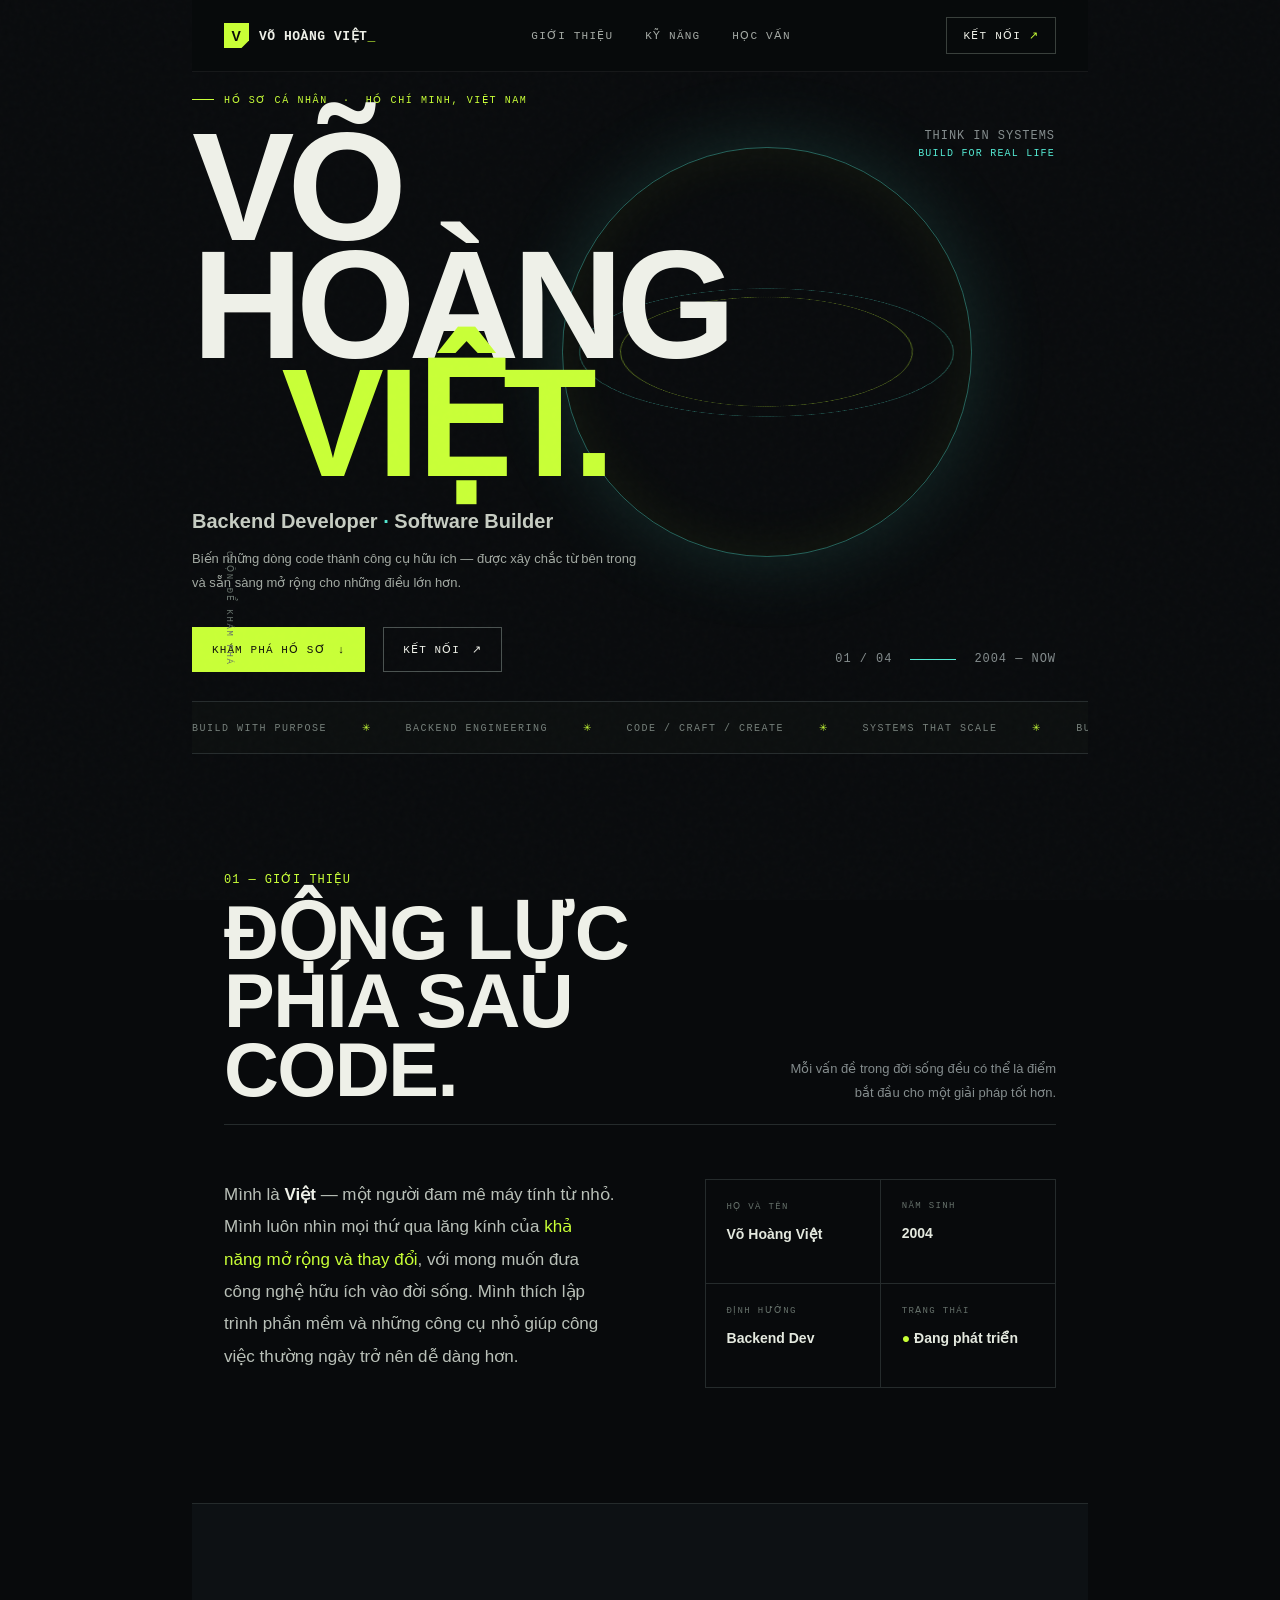
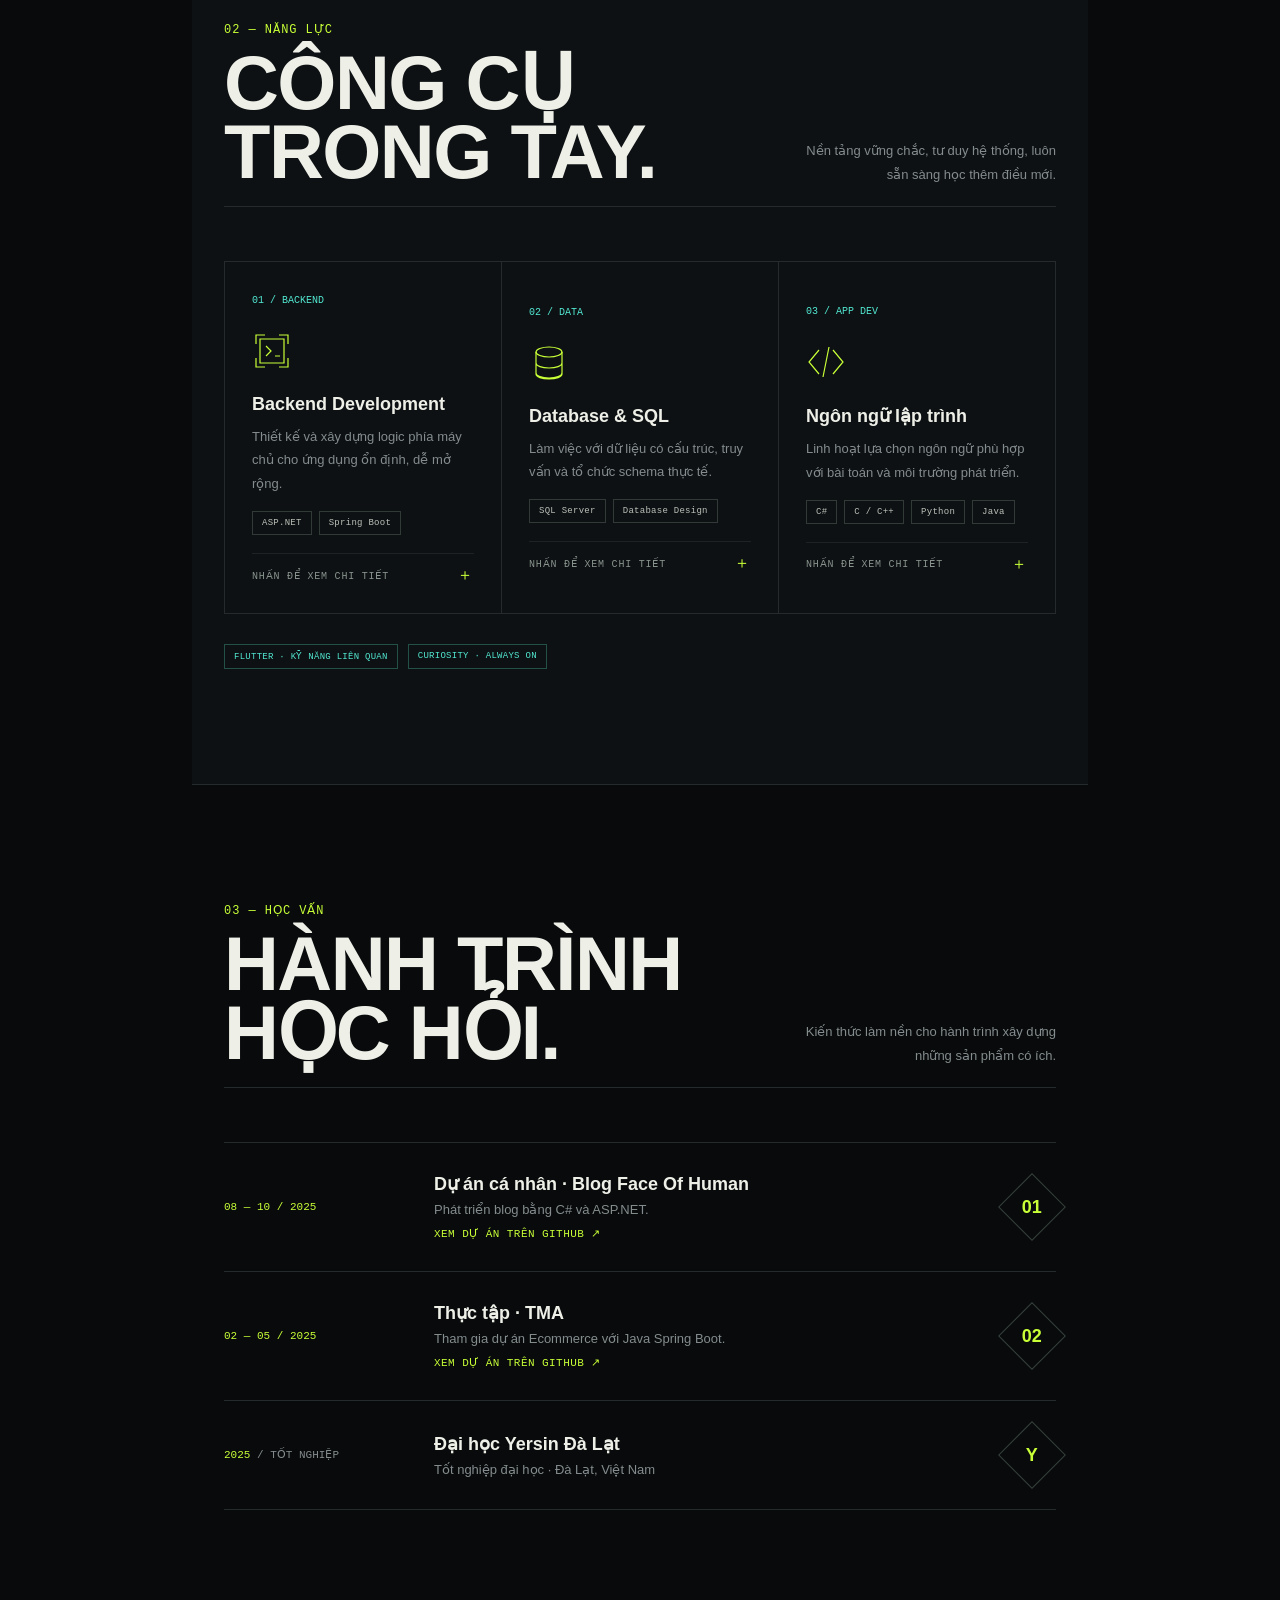
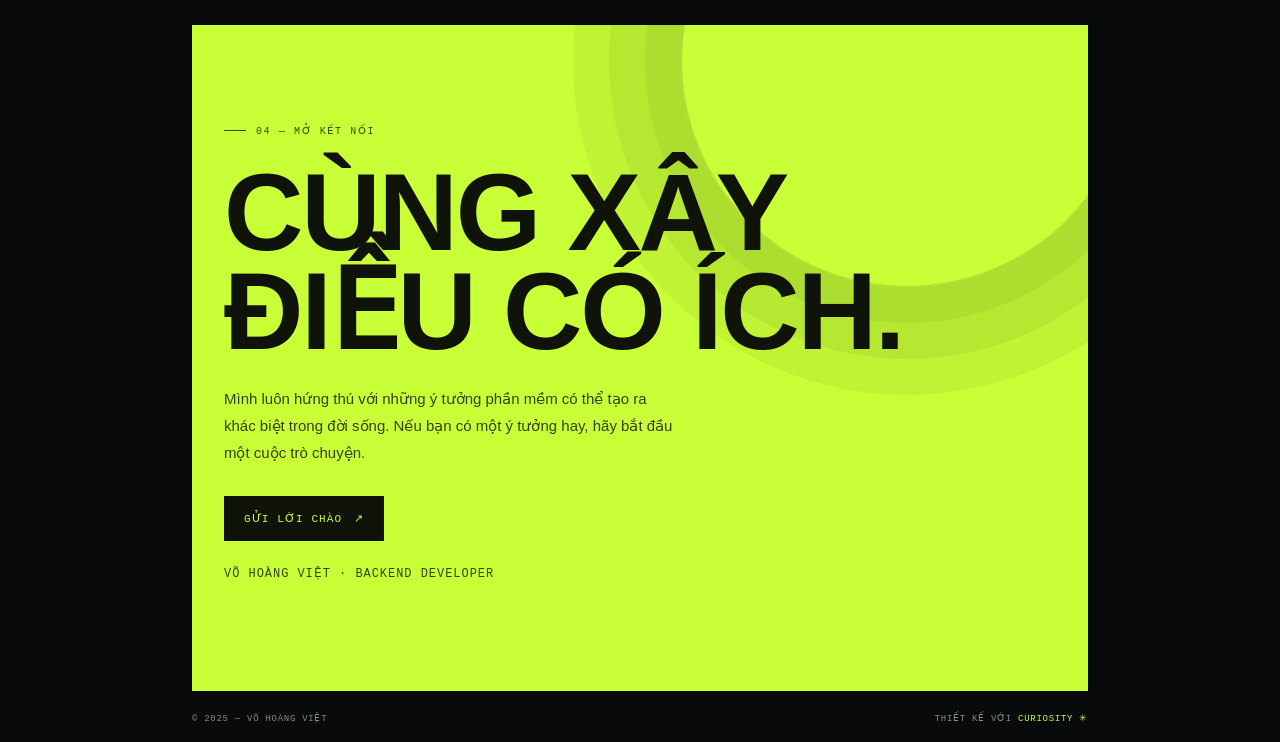
<file: index.html>
<!doctype html>
<html lang="vi">
  <head>
    <meta charset="utf-8" />
    <meta name="viewport" content="width=device-width,initial-scale=1" />
    <meta name="theme-color" content="#080a0c" />
    <meta
      name="description"
      content="Portfolio của Võ Hoàng Việt — Backend Developer yêu thích xây dựng phần mềm hữu ích và có thể mở rộng."
    />
    <link
      rel="icon"
      type="image/svg+xml"
      href="data:image/svg+xml,%3Csvg xmlns=%22http://www.w3.org/2000/svg%22 viewBox=%220 0 64 64%22%3E%3Crect width=%2264%22 height=%2264%22 rx=%2210%22 fill=%22%23080a0c%22/%3E%3Cpath d=%22M8 12h12l12 30 12-30h12L36 54H28z%22 fill=%22%23c8ff36%22/%3E%3Cpath d=%22M7 7h50v50H7z%22 fill=%22none%22 stroke=%22%2352e8d1%22 stroke-width=%222%22/%3E%3C/svg%3E"
    />
    <title>Portfolio - Võ Hoàng Việt</title>
    <link rel="canonical" href="https://portfolio-vohoangviet.vercel.app/" />
    <meta property="og:type" content="website" />
    <meta property="og:locale" content="vi_VN" />
    <meta property="og:title" content="Portfolio - Võ Hoàng Việt" />
    <meta property="og:description" content="Portfolio của Võ Hoàng Việt — Backend Developer với ASP.NET, Spring Boot và SQL Server." />
    <meta property="og:url" content="https://portfolio-vohoangviet.vercel.app/" />
    <meta name="twitter:card" content="summary" />
    <script type="application/ld+json">
      {
        "@context": "https://schema.org",
        "@type": "Person",
        "name": "Võ Hoàng Việt",
        "url": "https://portfolio-vohoangviet.vercel.app/",
        "jobTitle": "Backend Developer - Võ Hoàng Việt",
        "description": "Backend Developer yêu thích xây dựng phần mềm hữu ích và có thể mở rộng.",
        "address": {
          "@type": "PostalAddress",
          "addressLocality": "Ho Chi Minh City",
          "addressCountry": "VN"
        },
        "alumniOf": {
          "@type": "CollegeOrUniversity",
          "name": "Đại học Yersin Đà Lạt"
        },
        "knowsAbout": ["ASP.NET", "Spring Boot", "SQL Server", "C#", "C++", "Python", "Java", "Flutter"],
        "sameAs": [
          "https://github.com/hoangviet24",
          "https://www.facebook.com/hoangviet.vo.751/"
        ]
      }
    </script>
    </script>
    <link rel="stylesheet" href="style.css" />
  </head>
  <body>
    <header class="nav">
      <div class="wrap navin">
        <a class="brand" href="#top" aria-label="Võ Hoàng Việt, về đầu trang"
          ><span class="brandmark">V</span
          ><span
            >VÕ HOÀNG VIỆT<span style="color: var(--lime)">_</span></span
          ></a
        >
        <nav class="navlinks" aria-label="Điều hướng">
          <a href="#about">Giới thiệu</a><a href="#skills">Kỹ năng</a
          ><a href="#education">Học vấn</a>
        </nav>
        <a class="navcta" href="#contact"
          >Kết nối <span style="color: var(--lime)">↗</span></a
        >
      </div>
    </header>
    <main id="top">
      <section class="hero">
        <canvas id="scene" aria-hidden="true"></canvas>
        <div class="fallback-orb" id="fallbackOrb" aria-hidden="true"></div>
        <div class="wrap hero-content">
          <div class="eyebrow">
            Hồ sơ cá nhân &nbsp;·&nbsp; Hồ Chí Minh, Việt Nam
          </div>
          <h1>Võ Hoàng<span>Việt.</span></h1>
          <p class="roleline">Backend Developer <b>·</b> Software Builder</p>
          <p class="intro">
            Biến những dòng code thành công cụ hữu ích — được xây chắc từ bên
            trong và sẵn sàng mở rộng cho những điều lớn hơn.
          </p>
          <div class="actions">
            <a class="button" href="#about">Khám phá hồ sơ <span>↓</span></a
            ><a class="button ghost" href="#contact">Kết nối <span>↗</span></a>
          </div>
        </div>
        <div class="scrollhint">CUỘN ĐỂ KHÁM PHÁ</div>
        <div class="hero-note mono">
          THINK IN SYSTEMS<br /><strong>BUILD FOR REAL LIFE</strong>
        </div>
        <div class="hero-index mono">
          <span>01 / 04</span><span class="line"></span><span>2004 — NOW</span>
        </div>
      </section>
      <div class="ticker">
        <div class="ticker-track">
          BUILD WITH PURPOSE <i>✳</i> BACKEND ENGINEERING <i>✳</i> CODE / CRAFT
          / CREATE <i>✳</i> SYSTEMS THAT SCALE <i>✳</i> BUILD WITH PURPOSE
          <i>✳</i> BACKEND ENGINEERING <i>✳</i> CODE / CRAFT / CREATE
          <i>✳</i> SYSTEMS THAT SCALE <i>✳</i>
        </div>
      </div>
      <section class="section" id="about">
        <div class="wrap">
          <div class="section-head reveal">
            <div>
              <span class="mono section-no">01 — GIỚI THIỆU</span>
              <h2>Động lực<br />phía sau code.</h2>
            </div>
            <p>
              Mỗi vấn đề trong đời sống đều có thể là điểm bắt đầu cho một giải
              pháp tốt hơn.
            </p>
          </div>
          <div class="about-grid reveal">
            <p class="about-copy">
              Mình là <strong>Việt</strong> — một người đam mê máy tính từ nhỏ.
              Mình luôn nhìn mọi thứ qua lăng kính của
              <em>khả năng mở rộng và thay đổi</em>, với mong muốn đưa công nghệ
              hữu ích vào đời sống. Mình thích lập trình phần mềm và những công
              cụ nhỏ giúp công việc thường ngày trở nên dễ dàng hơn.
            </p>
            <div class="meta-grid">
              <div class="meta">
                <label>Họ và tên</label><strong>Võ Hoàng Việt</strong>
              </div>
              <div class="meta">
                <label>Năm sinh</label><strong>2004</strong>
              </div>
              <div class="meta">
                <label>Định hướng</label><strong>Backend Dev</strong>
              </div>
              <div class="meta">
                <label>Trạng thái</label
                ><strong
                  ><span style="color: var(--lime)">●</span> Đang phát
                  triển</strong
                >
              </div>
            </div>
          </div>
        </div>
      </section>
      <section class="section skills-section" id="skills">
        <div class="wrap">
          <div class="section-head reveal">
            <div>
              <span class="mono section-no">02 — NĂNG LỰC</span>
              <h2>Công cụ<br />trong tay.</h2>
            </div>
            <p>
              Nền tảng vững chắc, tư duy hệ thống, luôn sẵn sàng học thêm điều
              mới.
            </p>
          </div>
          <div class="skill-grid reveal">
            <button
              type="button"
              class="skill-card skill-toggle"
              aria-expanded="false"
              aria-controls="skill-detail-1"
            >
              <span class="skill-num">01 / BACKEND</span>
              <div class="skill-icon">
                <svg viewBox="0 0 40 40">
                  <path
                    d="M8 8h24v24H8zM14 15l5 5-5 5m9 0h5M4 13V4h9M27 4h9v9M36 27v9h-9M13 36H4v-9"
                  />
                </svg>
              </div>
              <h3>Backend Development</h3>
              <p>
                Thiết kế và xây dựng logic phía máy chủ cho ứng dụng ổn định, dễ
                mở rộng.
              </p>
              <div class="skill-tags">
                <span class="tag">ASP.NET</span
                ><span class="tag">Spring Boot</span>
              </div>
              <span class="expand-hint">NHẤN ĐỂ XEM CHI TIẾT <b>＋</b></span>
              <div class="skill-details" id="skill-detail-1" hidden>
                <strong>ASP.NET</strong>
                <p>
                  ASP.NET là nền tảng xây dựng ứng dụng web và API bằng C#. Nó
                  tích hợp với .NET và hỗ trợ các thành phần phổ biến như định
                  tuyến, dependency injection và xác thực.
                </p>
                <strong>Spring Boot</strong>
                <p>
                  Giúp khởi tạo ứng dụng Java và REST API nhanh với cấu hình mặc
                  định hợp lý, thư viện starter và máy chủ nhúng để chạy dịch
                  vụ.
                </p>
              </div></button
            ><button
              type="button"
              class="skill-card skill-toggle"
              aria-expanded="false"
              aria-controls="skill-detail-2"
            >
              <span class="skill-num">02 / DATA</span>
              <div class="skill-icon">
                <svg viewBox="0 0 40 40">
                  <ellipse cx="20" cy="9" rx="13" ry="5" />
                  <path
                    d="M7 9v22c0 3 6 5 13 5s13-2 13-5V9M7 20c0 3 6 5 13 5s13-2 13-5M7 30c0 3 6 5 13 5s13-2 13-5"
                  />
                </svg>
              </div>
              <h3>Database & SQL</h3>
              <p>
                Làm việc với dữ liệu có cấu trúc, truy vấn và tổ chức schema
                thực tế.
              </p>
              <div class="skill-tags">
                <span class="tag">SQL Server</span
                ><span class="tag">Database Design</span>
              </div>
              <span class="expand-hint">NHẤN ĐỂ XEM CHI TIẾT <b>＋</b></span>
              <div class="skill-details" id="skill-detail-2" hidden>
                <strong>SQL Server</strong>
                <p>
                  Hệ quản trị cơ sở dữ liệu quan hệ để lưu trữ và truy vấn dữ
                  liệu bằng SQL/T-SQL, đồng thời dùng khóa và ràng buộc để giữ
                  dữ liệu nhất quán.
                </p>
                <p>
                  Index hỗ trợ tăng tốc truy vấn phù hợp; transaction gom nhiều
                  thay đổi thành một đơn vị để bảo đảm tính toàn vẹn.
                </p>
              </div></button
            ><button
              type="button"
              class="skill-card skill-toggle"
              aria-expanded="false"
              aria-controls="skill-detail-3"
            >
              <span class="skill-num">03 / APP DEV</span>
              <div class="skill-icon">
                <svg viewBox="0 0 40 40">
                  <path d="M13 8 3 20l10 12M27 8l10 12-10 12M23 5l-6 30" />
                </svg>
              </div>
              <h3>Ngôn ngữ lập trình</h3>
              <p>
                Linh hoạt lựa chọn ngôn ngữ phù hợp với bài toán và môi trường
                phát triển.
              </p>
              <div class="skill-tags">
                <span class="tag">C#</span><span class="tag">C / C++</span
                ><span class="tag">Python</span><span class="tag">Java</span>
              </div>
              <span class="expand-hint">NHẤN ĐỂ XEM CHI TIẾT <b>＋</b></span>
              <div class="skill-details" id="skill-detail-3" hidden>
                <strong>C#</strong>
                <p>
                  Ngôn ngữ hướng đối tượng, phù hợp xây dựng ứng dụng backend và
                  phần mềm trong hệ sinh thái .NET.
                </p>
                <strong>C / C++</strong>
                <p>
                  Cho phép kiểm soát bộ nhớ và hiệu năng ở mức thấp, hữu ích với
                  phần mềm hệ thống và ứng dụng cần tốc độ.
                </p>
                <strong>Python</strong>
                <p>
                  Cú pháp gọn, tiện cho script, tự động hóa, xử lý dữ liệu và
                  xây dựng dịch vụ.
                </p>
                <strong>Java</strong>
                <p>
                  Ngôn ngữ đa nền tảng được dùng nhiều trong backend và hệ thống
                  doanh nghiệp.
                </p>
              </div>
            </button>
          </div>
          <div class="stack-band reveal">
            <span class="tag">FLUTTER · KỸ NĂNG LIÊN QUAN</span
            ><span class="tag">CURIOSITY · ALWAYS ON</span>
          </div>
        </div>
      </section>
      <dialog
        class="technology-dialog"
        id="technologyDialog"
        aria-labelledby="technologyDialogTitle"
      >
        <div class="technology-dialog-inner">
          <div class="technology-dialog-head">
            <div>
              <span class="mono" id="technologyDialogCategory"></span>
              <h3 id="technologyDialogTitle">Công nghệ</h3>
            </div>
            <button class="dialog-close" type="button" aria-label="Đóng">
              ×
            </button>
          </div>
          <div class="technology-dialog-body"></div>
          <div class="technology-dialog-foot mono">
            ESC ĐỂ ĐÓNG · CHỌN CÔNG CỤ KHÁC ĐỂ KHÁM PHÁ
          </div>
        </div>
      </dialog>
      <section class="section" id="education">
        <div class="wrap">
          <div class="section-head reveal">
            <div>
              <span class="mono section-no">03 — HỌC VẤN</span>
              <h2>Hành trình<br />học hỏi.</h2>
            </div>
            <p>
              Kiến thức làm nền cho hành trình xây dựng những sản phẩm có ích.
            </p>
          </div>
          <div class="education reveal">
            <div class="year">08 — 10 / 2025</div>
            <div>
              <h3>Dự án cá nhân · Blog Face Of Human</h3>
              <p>Phát triển blog bằng C# và ASP.NET.</p>
              <a
                class="edu-link"
                href="https://github.com/hoangviet24/BlogFactOfHuman.git"
                target="_blank"
                rel="noopener noreferrer"
                >XEM DỰ ÁN TRÊN GITHUB ↗</a
              >
            </div>
            <div class="stamp"><span>01</span></div>
          </div>
          <div class="education reveal">
            <div class="year">02 — 05 / 2025</div>
            <div>
              <h3>Thực tập · TMA</h3>
              <p>Tham gia dự án Ecommerce với Java Spring Boot.</p>
              <a
                class="edu-link"
                href="https://github.com/vtronghieu/tip_b18_computer-ecommerce-be.git"
                target="_blank"
                rel="noopener noreferrer"
                >XEM DỰ ÁN TRÊN GITHUB ↗</a
              >
            </div>
            <div class="stamp"><span>02</span></div>
          </div>
          <div class="education reveal">
            <div class="year">
              2025 <span style="color: var(--muted)">/ TỐT NGHIỆP</span>
            </div>
            <div>
              <h3>Đại học Yersin Đà Lạt</h3>
              <p>Tốt nghiệp đại học · Đà Lạt, Việt Nam</p>
            </div>
            <div class="stamp"><span>Y</span></div>
          </div>
        </div>
      </section>
      <section class="contact" id="contact">
        <div class="wrap contact-inner reveal">
          <div class="eyebrow">04 — MỞ KẾT NỐI</div>
          <h2>Cùng xây<br />điều có ích.</h2>
          <p>
            Mình luôn hứng thú với những ý tưởng phần mềm có thể tạo ra khác
            biệt trong đời sống. Nếu bạn có một ý tưởng hay, hãy bắt đầu một
            cuộc trò chuyện.
          </p>
          <button class="button" type="button" data-contact-open>
            Gửi lời chào <span>↗</span>
          </button>
          <div class="mono" style="margin-top: 25px">
            VÕ HOÀNG VIỆT · BACKEND DEVELOPER
          </div>
        </div>
      </section>
    </main>
    <dialog
      class="contact-dialog"
      id="contactDialog"
      aria-labelledby="dialogTitle"
    >
      <div class="dialog-inner">
        <div class="dialog-top">
          <div>
            <div class="eyebrow">KÊNH LIÊN LẠC</div>
            <h3 id="dialogTitle">Chọn cách<br />kết nối.</h3>
          </div>
          <button class="dialog-close" type="button" aria-label="Đóng">
            ×
          </button>
        </div>
        <div class="contact-options">
          <a
            class="contact-option"
            href="https://www.facebook.com/hoangviet.vo.751/"
            target="_blank"
            rel="noopener noreferrer"
            ><span
              ><strong>Facebook</strong
              ><small>facebook.com/hoangviet.vo.751</small></span
            ><em>↗</em></a
          ><a
            class="contact-option"
            href="https://github.com/hoangviet24"
            target="_blank"
            rel="noopener noreferrer"
            ><span
              ><strong>GitHub</strong
              ><small>github.com/hoangviet24</small></span
            ><em>↗</em></a
          ><a class="contact-option" href="mailto:hoangvietdoican2004@gmail.com"
            ><span
              ><strong>Email</strong
              ><small>hoangvietdoican2004@gmail.com</small></span
            ><em>↗</em></a
          >
        </div>
      </div>
    </dialog>
    <footer>
      <div
        class="wrap"
        style="
          display: flex;
          justify-content: space-between;
          align-items: center;
          width: 100%;
        "
      >
        <span class="mono">© 2025 — VÕ HOÀNG VIỆT</span
        ><span class="mono"
          >THIẾT KẾ VỚI
          <a href="#top"
            >CURIOSITY <span style="color: var(--lime)">✳</span></a
          ></span
        >
      </div>
    </footer>
    <script type="module" src="main.js"></script>
  </body>
</html>
</file>
<file: style.css>
:root {
    --bg: #080a0c;
    --panel: #0d1114;
    --ink: #eef0e8;
    --muted: #848c8d;
    --lime: #c8ff36;
    --cyan: #52e8d1;
    --line: #252b2c;
    --mono: "DM Mono", monospace;
    --body: "Manrope", sans-serif;
    --display: "Barlow Condensed", sans-serif;
}

* {
    box-sizing: border-box;
}

html {
    scroll-behavior: smooth;
    scroll-padding-top: 90px;
}

body {
    margin: 0;
    background: var(--bg);
    color: var(--ink);
    font-family: var(--body);
    overflow-x: hidden;
}

body:before {
    content: "";
    position: fixed;
    inset: 0;
    z-index: 5;
    pointer-events: none;
    opacity: 0.12;
    background-image: url("data:image/svg+xml,%3Csvg viewBox='0 0 180 180' xmlns='http://www.w3.org/2000/svg'%3E%3Cfilter id='n'%3E%3CfeTurbulence type='fractalNoise' baseFrequency='.92' numOctaves='3' stitchTiles='stitch'/%3E%3C/filter%3E%3Crect width='100%25' height='100%25' filter='url(%23n)' opacity='.16'/%3E%3C/svg%3E");
    mix-blend-mode: screen;
}

.wrap {
    width: calc(100% - 64px);
    max-width: 1160px;
    margin: auto;
}

.mono {
    font: 12px var(--mono);
    letter-spacing: 0.08em;
    color: var(--muted);
}

main {
    width: 70vw;
    margin: 0 auto;
}

.nav {
    position: fixed;
    z-index: 20;
    top: 0;
    left: 50%;
    right: auto;
    transform: translateX(-50%);
    width: 70vw;
    height: 72px;
    background: #080a0ce8;
    border-bottom: 1px solid #ffffff10;
    backdrop-filter: blur(16px);
}

.navin {
    height: 100%;
    display: flex;
    align-items: center;
    justify-content: space-between;
}

.brand {
    display: flex;
    align-items: center;
    gap: 10px;
    color: var(--ink);
    text-decoration: none;
    font: 700 13px var(--mono);
    letter-spacing: 0.04em;
}

.brandmark {
    width: 25px;
    height: 25px;
    display: grid;
    place-items: center;
    background: var(--lime);
    color: #0a0b08;
    font: 900 14px var(--display);
    clip-path: polygon(0 0, 100% 0, 100% 70%, 70% 100%, 0 100%);
}

.navlinks {
    display: flex;
    gap: 32px;
}

.navlinks a,
.navcta {
    color: #a4aaa5;
    text-decoration: none;
    font: 11px var(--mono);
    letter-spacing: 0.11em;
    text-transform: uppercase;
    transition: color 0.2s;
}

.navlinks a:hover,
.navcta:hover {
    color: var(--lime);
}

.navcta {
    border: 1px solid #39403c;
    padding: 11px 16px;
    color: var(--ink);
}

.hero {
    min-height: 580px;
    height: min(780px, 78svh);
    position: relative;
    display: flex;
    align-items: center;
    padding-top: 65px;
    overflow: hidden;
    border-bottom: 1px solid var(--line);
}

#scene {
    position: absolute;
    inset: 0;
    width: 100%;
    height: 100%;
    opacity: 0.92;
}

.hero:after {
    content: "";
    position: absolute;
    inset: 0;
    background:
        linear-gradient(90deg,
            #080a0c 3%,
            #080a0c 34%,
            #080a0c55 61%,
            transparent 100%),
        linear-gradient(0deg, #080a0c 0%, transparent 28%);
    pointer-events: none;
}

.hero-content {
    position: relative;
    z-index: 2;
    width: 100%;
    pointer-events: none;
}

.hero-content a,
.hero-content button {
    pointer-events: auto;
}

.eyebrow {
    display: flex;
    align-items: center;
    gap: 10px;
    color: var(--lime);
    font: 10px var(--mono);
    letter-spacing: 0.16em;
    text-transform: uppercase;
}

.eyebrow:before {
    content: "";
    width: 22px;
    height: 1px;
    background: var(--lime);
}

h1 {
    margin: 22px 0 10px;
    font: 800 clamp(76px, 12vw, 155px)/0.77 var(--display);
    letter-spacing: -0.045em;
    text-transform: uppercase;
    max-width: 750px;
}

h1 span {
    display: block;
    color: var(--lime);
    padding-left: clamp(26px, 7vw, 100px);
}

.roleline {
    font: 600 clamp(15px, 2vw, 20px) var(--body);
    margin: 27px 0 14px;
    color: #c6ccc2;
}

.roleline b {
    color: var(--cyan);
    font-weight: 600;
}

.intro {
    font-size: 13px;
    line-height: 1.9;
    color: #a1a8a1;
    max-width: 455px;
    margin: 0;
}

.actions {
    display: flex;
    align-items: center;
    gap: 18px;
    margin-top: 31px;
}

.button {
    display: inline-flex;
    align-items: center;
    gap: 12px;
    padding: 15px 19px;
    background: var(--lime);
    color: #10120a;
    text-decoration: none;
    text-transform: uppercase;
    letter-spacing: 0.1em;
    font: 11px var(--mono);
    font-weight: 500;
    border: 1px solid var(--lime);
    transition:
        transform 0.2s,
        background 0.2s;
}

.button:hover {
    transform: translateY(-3px);
    background: #dbff83;
}

.button.ghost {
    background: transparent;
    border-color: #4a5250;
    color: var(--ink);
}

.button.ghost:hover {
    border-color: var(--cyan);
    color: var(--cyan);
}

.button svg {
    width: 15px;
    height: 15px;
}

.hero-index {
    position: absolute;
    z-index: 2;
    right: 32px;
    bottom: 35px;
    display: flex;
    gap: 18px;
    align-items: center;
}

.hero-index .line {
    height: 1px;
    width: 46px;
    background: var(--cyan);
}

.hero-note {
    position: absolute;
    z-index: 2;
    right: 33px;
    top: 125px;
    text-align: right;
    line-height: 1.9;
}

.hero-note strong {
    display: block;
    color: var(--cyan);
    font: 10px var(--mono);
    letter-spacing: 0.12em;
}

.scrollhint {
    position: absolute;
    z-index: 2;
    left: 32px;
    bottom: 35px;
    writing-mode: vertical-rl;
    color: #65706a;
    font: 9px var(--mono);
    letter-spacing: 0.18em;
}

.ticker {
    height: 52px;
    overflow: hidden;
    border-bottom: 1px solid var(--line);
    display: flex;
    align-items: center;
    background: #0b0e0e;
}

.ticker-track {
    white-space: nowrap;
    animation: marquee 36s linear infinite;
    font: 10px var(--mono);
    letter-spacing: 0.15em;
    color: #747e79;
}

.ticker-track i {
    font-style: normal;
    color: var(--lime);
    padding: 0 27px;
}

@keyframes marquee {
    to {
        transform: translateX(-50%);
    }
}

section {
    position: relative;
}

.section {
    padding: 115px 0;
}

.section-head {
    display: flex;
    align-items: end;
    justify-content: space-between;
    border-bottom: 1px solid var(--line);
    padding-bottom: 20px;
    margin-bottom: 54px;
}

.section-no {
    color: var(--lime);
}

h2 {
    font: 700 clamp(43px, 7vw, 76px)/0.9 var(--display);
    text-transform: uppercase;
    letter-spacing: -0.02em;
    margin: 12px 0 0;
}

.section-head p {
    max-width: 270px;
    text-align: right;
    font-size: 13px;
    line-height: 1.8;
    color: var(--muted);
    margin: 0;
}

.about-grid {
    display: grid;
    grid-template-columns: 1fr 0.9fr;
    gap: 90px;
    align-items: start;
}

.about-copy {
    font-size: 17px;
    line-height: 1.9;
    color: #b9c0b8;
    max-width: 560px;
    margin: 0;
}

.about-copy strong {
    color: var(--ink);
    font-weight: 600;
}

.about-copy em {
    font-style: normal;
    color: var(--lime);
}

.meta-grid {
    display: grid;
    grid-template-columns: 1fr 1fr;
    border-top: 1px solid var(--line);
    border-left: 1px solid var(--line);
}

.meta {
    padding: 21px;
    border-right: 1px solid var(--line);
    border-bottom: 1px solid var(--line);
    min-height: 104px;
}

.meta label {
    display: block;
    color: #65706a;
    font: 9px var(--mono);
    letter-spacing: 0.15em;
    text-transform: uppercase;
    margin-bottom: 13px;
}

.meta strong {
    font: 600 14px var(--body);
    color: #e4e9df;
}

.meta strong small {
    font-size: 11px;
    color: var(--muted);
    font-weight: 400;
}

.skills-section {
    background: var(--panel);
    border-top: 1px solid var(--line);
    border-bottom: 1px solid var(--line);
}

.skill-grid {
    display: grid;
    grid-template-columns: repeat(3, 1fr);
    border-left: 1px solid var(--line);
    border-top: 1px solid var(--line);
}

.skill-card {
    appearance: none;
    -webkit-appearance: none;
    display: block;
    min-height: 247px;
    padding: 27px;
    border: 0;
    border-right: 1px solid var(--line);
    border-bottom: 1px solid var(--line);
    position: relative;
    transition: background 0.25s;
    width: 100%;
    text-align: left;
    color: var(--ink);
    font: inherit;
    cursor: pointer;
    background: var(--panel);
}

.skill-card:focus-visible {
    outline: 1px solid var(--lime);
    outline-offset: -3px;
}

.expand-hint {
    display: flex;
    justify-content: space-between;
    align-items: center;
    margin-top: 18px;
    padding-top: 11px;
    border-top: 1px solid #ffffff12;
    color: #89938d;
    font: 10px var(--mono);
    letter-spacing: 0.08em;
}

.expand-hint b {
    font-size: 16px;
    font-weight: 400;
    color: var(--lime);
}

.skill-details {
    border-top: 1px solid #45514b;
    margin-top: 13px;
    padding-top: 14px;
    font-size: 12px;
    line-height: 1.75;
    color: #c0c9c1;
}

.skill-details strong {
    display: block;
    margin-top: 7px;
    color: var(--cyan);
    font: 11px var(--mono);
    letter-spacing: 0.08em;
    text-transform: uppercase;
}

.skill-details p {
    margin: 5px 0 12px;
    max-width: none;
    font-size: 12px;
    line-height: 1.75;
    color: #aeb8b1;
}

.skill-toggle[aria-expanded="true"] .expand-hint b {
    transform: rotate(45deg);
    color: var(--cyan);
}

.skill-card:hover {
    background: #121819;
}

.skill-num {
    font: 10px var(--mono);
    color: var(--cyan);
}

.skill-icon {
    height: 48px;
    margin: 24px 0 15px;
    color: var(--lime);
}

.skill-icon svg {
    height: 40px;
    width: 40px;
    stroke: currentColor;
    fill: none;
    stroke-width: 1.2;
}

.skill-card h3 {
    font: 600 18px var(--body);
    margin: 0 0 10px;
}

.skill-card p {
    font-size: 13px;
    line-height: 1.8;
    color: var(--muted);
    margin: 0;
    max-width: 250px;
}

.skill-tags {
    display: flex;
    flex-wrap: wrap;
    gap: 7px;
    margin-top: 16px;
}

.tag {
    border: 1px solid #323a37;
    color: #bbc1b8;
    padding: 6px 9px;
    font: 9px var(--mono);
    letter-spacing: 0.03em;
}

.stack-band {
    display: flex;
    gap: 10px;
    flex-wrap: wrap;
    margin-top: 30px;
}

.stack-band .tag {
    color: var(--cyan);
    border-color: #235047;
}

.education {
    display: grid;
    grid-template-columns: 180px 1fr auto;
    align-items: center;
    gap: 30px;
    border-top: 1px solid var(--line);
    padding: 30px 0;
}

.education:last-child {
    border-bottom: 1px solid var(--line);
}

.education .year {
    color: var(--lime);
    font: 11px var(--mono);
}

.education h3 {
    font: 600 18px var(--body);
    margin: 0 0 7px;
}

.education p {
    font-size: 13px;
    color: var(--muted);
    margin: 0;
}

.edu-link {
    display: inline-flex;
    margin-top: 10px;
    color: var(--lime);
    text-decoration: none;
    font: 11px var(--mono);
    letter-spacing: 0.04em;
}

.edu-link:hover {
    color: var(--cyan);
}

.education .stamp {
    width: 48px;
    height: 48px;
    border: 1px solid #36413b;
    display: grid;
    place-items: center;
    color: var(--lime);
    font: 700 18px var(--display);
    transform: rotate(45deg);
}

.education .stamp span {
    transform: rotate(-45deg);
}

.contact {
    padding: 100px 0 110px;
    background: var(--lime);
    color: #10130a;
    position: relative;
    overflow: hidden;
}

.contact:before {
    content: "";
    position: absolute;
    width: 450px;
    height: 450px;
    border: 1px solid #10130a24;
    border-radius: 50%;
    right: -45px;
    top: -190px;
    box-shadow:
        0 0 0 36px #10130a0c,
        0 0 0 72px #10130a0c,
        0 0 0 108px #10130a0c;
}

.contact .eyebrow {
    color: #384d11;
}

.contact .eyebrow:before {
    background: #384d11;
}

.contact h2 {
    font-size: clamp(60px, 10vw, 110px);
    max-width: 740px;
    margin: 25px 0;
}

.contact p {
    max-width: 450px;
    font-size: 15px;
    line-height: 1.8;
    color: #344019;
}

.contact .button {
    background: #10130a;
    color: var(--lime);
    border-color: #10130a;
    margin-top: 15px;
}

.contact .button:hover {
    background: #283516;
}

.contact .mono {
    color: #35421a;
}

.contact-inner {
    position: relative;
    z-index: 1;
}

footer {
    width: 70vw;
    margin: 0 auto;
    padding: 22px 0;
    display: flex;
    justify-content: space-between;
    align-items: center;
    background: var(--bg);
}

footer .mono {
    font-size: 9px;
}

footer a {
    color: var(--lime);
    text-decoration: none;
}

.reveal {
    opacity: 0;
    transform: translateY(22px);
    transition:
        opacity 0.7s ease,
        transform 0.7s ease;
}

.reveal.visible {
    opacity: 1;
    transform: none;
}

.fallback-orb {
    position: absolute;
    z-index: 1;
    right: 13%;
    top: 21%;
    width: min(32vw, 430px);
    aspect-ratio: 1;
    border: 1px solid #52e8d166;
    border-radius: 50%;
    box-shadow:
        0 0 80px #52e8d125,
        inset 0 0 55px #c8ff3610;
    pointer-events: none;
}

.fallback-orb:before,
.fallback-orb:after {
    content: "";
    position: absolute;
    inset: 14%;
    border: 1px solid #c8ff3666;
    border-radius: 50%;
    transform: rotateX(68deg) rotateZ(-25deg);
}

.fallback-orb:after {
    inset: 4%;
    transform: rotateX(70deg) rotateZ(45deg);
    border-color: #52e8d166;
}

.mobile-menu {
    display: none;
}

.technology-dialog {
    width: min(590px, calc(100% - 32px));
    max-height: min(78vh, 720px);
    padding: 0;
    overflow: auto;
    background: #0b1011;
    color: var(--ink);
    border: 1px solid #3a4a43;
    box-shadow:
        0 0 0 1px #c8ff3633,
        0 25px 100px #000c;
}

.technology-dialog::backdrop {
    background: #020505d9;
    backdrop-filter: blur(7px);
}

.technology-dialog[open] {
    animation: technology-pop 0.3s cubic-bezier(0.2, 0.8, 0.2, 1) both;
}

@keyframes technology-pop {
    from {
        opacity: 0;
        transform: translateY(18px) scale(0.96);
    }

    to {
        opacity: 1;
        transform: translateY(0) scale(1);
    }
}

.technology-dialog-inner {
    padding: 30px;
}

.technology-dialog-head {
    display: flex;
    align-items: start;
    justify-content: space-between;
    gap: 18px;
    padding-bottom: 20px;
    border-bottom: 1px solid var(--line);
}

.technology-dialog-head h3 {
    margin: 8px 0 0;
    font: 700 clamp(34px, 6vw, 52px)/0.9 var(--display);
    text-transform: uppercase;
}

.technology-dialog-body {
    padding: 18px 0 6px;
    color: #b9c3bc;
    font-size: 14px;
    line-height: 1.85;
}

.technology-dialog-body strong {
    display: block;
    margin: 16px 0 5px;
    color: var(--cyan);
    font: 11px var(--mono);
    letter-spacing: 0.1em;
    text-transform: uppercase;
}

.technology-dialog-body strong:first-child {
    margin-top: 0;
}

.technology-dialog-body p {
    margin: 0 0 14px;
    color: #b9c3bc;
    font-size: 14px;
    line-height: 1.85;
}

.technology-dialog-foot {
    padding-top: 14px;
    border-top: 1px solid var(--line);
    font-size: 10px;
}

.skill-toggle[aria-expanded="true"] .expand-hint b {
    transform: rotate(45deg);
    color: var(--cyan);
}

.contact-dialog {
    width: min(560px, calc(100% - 32px));
    padding: 0;
    background: #0b1011;
    color: var(--ink);
    border: 1px solid #34403d;
    box-shadow:
        0 0 0 1px #c8ff3630,
        0 24px 100px #000b;
}

.contact-dialog::backdrop {
    background: #020505c9;
    backdrop-filter: blur(8px);
}

.dialog-inner {
    padding: 30px;
}

.dialog-top {
    display: flex;
    align-items: start;
    justify-content: space-between;
    gap: 16px;
    border-bottom: 1px solid var(--line);
    padding-bottom: 19px;
}

.dialog-top h3 {
    font: 700 38px/0.9 var(--display);
    text-transform: uppercase;
    margin: 9px 0 0;
}

.dialog-close {
    border: 1px solid #39423e;
    background: transparent;
    color: var(--lime);
    font: 18px var(--mono);
    width: 36px;
    height: 36px;
    cursor: pointer;
}

.contact-options {
    display: grid;
    gap: 10px;
    margin-top: 20px;
}

.contact-option {
    display: flex;
    justify-content: space-between;
    align-items: center;
    gap: 16px;
    padding: 16px;
    background: #111819;
    border: 1px solid #273230;
    color: var(--ink);
    text-decoration: none;
    transition:
        border-color 0.2s,
        transform 0.2s;
}

.contact-option:hover {
    border-color: var(--lime);
    transform: translateX(3px);
}

.contact-option strong {
    display: block;
    font: 600 15px var(--body);
}

.contact-option small {
    display: block;
    margin-top: 5px;
    color: #909b95;
    font: 11px var(--mono);
    word-break: break-word;
}

.contact-option em {
    font: 20px var(--mono);
    color: var(--cyan);
    font-style: normal;
}

@media (max-width: 760px) {

    main,
    footer {
        width: calc(100% - 24px);
    }

    .nav {
        width: calc(100% - 24px);
    }

    .wrap {
        width: calc(100% - 32px);
    }

    .nav {
        height: 62px;
    }

    .navlinks {
        display: none;
    }

    .navcta {
        padding: 9px 11px;
        font-size: 9px;
    }

    .hero {
        height: 790px;
        min-height: 710px;
        max-height: 100svh;
    }

    .hero:after {
        background:
            linear-gradient(90deg, #080a0c 0%, #080a0cdc 40%, #080a0c55 100%),
            linear-gradient(0deg, #080a0c 0%, transparent 50%);
    }

    h1 {
        font-size: clamp(76px, 18vw, 125px);
    }

    .hero-content {
        padding-top: 25px;
    }

    .intro {
        max-width: 360px;
    }

    .hero-note {
        top: auto;
        bottom: 115px;
        right: 22px;
    }

    .scrollhint {
        left: 14px;
        bottom: 22px;
    }

    .hero-index {
        right: 22px;
        bottom: 24px;
    }

    .section {
        padding: 78px 0;
    }

    .section-head {
        margin-bottom: 35px;
        align-items: start;
        gap: 20px;
    }

    .section-head p {
        font-size: 10px;
        max-width: 160px;
    }

    .about-grid {
        grid-template-columns: 1fr;
        gap: 36px;
    }

    .about-copy {
        font-size: 15px;
    }

    .skill-grid {
        grid-template-columns: 1fr 1fr;
    }

    .skill-card {
        padding: 20px;
        min-height: 230px;
    }

    .education {
        grid-template-columns: 75px 1fr;
        gap: 17px;
    }

    .education .stamp {
        display: none;
    }

    .contact {
        padding: 75px 0;
    }

    .contact h2 {
        font-size: clamp(58px, 14vw, 94px);
    }

    footer {
        gap: 12px;
        flex-wrap: wrap;
    }

    .fallback-orb {
        right: -8%;
        top: 17%;
        width: 62vw;
        opacity: 0.7;
    }
}

@media (max-width: 420px) {
    .skill-grid {
        grid-template-columns: 1fr;
    }

    .skill-card {
        min-height: 210px;
    }

    .section-head p {
        max-width: 130px;
    }

    .hero-note {
        right: 20px;
        font-size: 9px;
    }

    .actions {
        gap: 10px;
    }

    .button {
        padding: 13px 12px;
        font-size: 9px;
    }
}

@media (max-width: 560px) {

    main,
    footer,
    .nav {
        width: calc(100% - 20px);
    }

    .wrap {
        width: calc(100% - 32px);
    }

    .hero {
        height: min(780px, 92svh);
        min-height: 650px;
        max-height: none;
        padding-top: 62px;
    }

    .hero-content {
        padding-top: 12px;
    }

    .hero:after {
        background: linear-gradient(90deg, #080a0cf2 0%, #080a0cbb 52%, #080a0c44 100%), linear-gradient(0deg, #080a0c 0%, transparent 50%);
    }

    h1 {
        font-size: clamp(60px, 17vw, 88px);
        margin-top: 20px;
    }

    .roleline {
        font-size: 16px;
        margin-top: 23px;
    }

    .intro {
        font-size: 13px;
        max-width: 350px;
    }

    .hero-note {
        right: 18px;
        bottom: 88px;
        top: auto;
        font-size: 9px;
    }

    .hero-index {
        right: 18px;
        bottom: 20px;
        gap: 9px;
        font-size: 9px;
    }

    .scrollhint {
        left: 10px;
        bottom: 20px;
        font-size: 8px;
    }

    .actions {
        gap: 9px;
        flex-wrap: wrap;
    }

    .button {
        min-height: 44px;
        padding: 13px 14px;
    }

    .ticker {
        height: 46px;
    }

    .section {
        padding: 68px 0;
    }

    .section-head {
        display: block;
        margin-bottom: 30px;
    }

    .section-head p {
        text-align: left;
        max-width: 400px;
        margin-top: 18px;
        font-size: 13px;
    }

    .about-grid {
        gap: 28px;
    }

    .about-copy {
        font-size: 15px;
        line-height: 1.85;
    }

    .meta {
        padding: 16px;
        min-height: 94px;
    }

    .meta strong {
        font-size: 14px;
    }

    .skill-grid {
        grid-template-columns: 1fr;
    }

    .skill-card {
        min-height: 0;
        padding: 22px;
    }

    .skill-icon {
        margin: 17px 0 13px;
    }

    .skill-card p {
        max-width: none;
    }

    .education {
        grid-template-columns: 1fr;
        gap: 10px;
        padding: 22px 0;
    }

    .education .year {
        font-size: 10px;
    }

    .education .stamp {
        display: none;
    }

    .education h3 {
        font-size: 17px;
    }

    .education p {
        font-size: 13px;
        line-height: 1.7;
    }

    .edu-link {
        min-height: 38px;
        align-items: center;
    }

    .contact {
        padding: 65px 0;
    }

    .contact p {
        font-size: 14px;
    }

    .contact-dialog,
    .technology-dialog {
        width: calc(100% - 28px);
        max-height: 82svh;
        overflow-y: auto;
        overscroll-behavior: contain;
    }

    .dialog-inner,
    .technology-dialog-inner {
        padding: 22px;
    }

    .technology-dialog-body,
    .technology-dialog-body p {
        font-size: 13px;
    }

    .technology-dialog-foot {
        font-size: 9px;
    }

    .contact-option {
        padding: 14px;
    }

    .contact-option small {
        font-size: 10px;
    }

    .stack-band {
        gap: 8px;
    }

    footer .wrap {
        gap: 12px;
        flex-wrap: wrap;
    }

    footer .mono {
        font-size: 9px;
    }
}

@media (max-width: 380px) {
    .wrap {
        width: calc(100% - 28px);
    }

    .hero {
        min-height: 620px;
    }

    .hero-note {
        bottom: 80px;
    }

    .hero-index {
        font-size: 8px;
    }

    h1 {
        font-size: clamp(56px, 16.5vw, 68px);
    }

    .navcta {
        font-size: 8px;
        padding: 8px;
    }

    .brand {
        font-size: 11px;
    }

    .meta {
        padding: 13px;
    }

    .dialog-inner,
    .technology-dialog-inner {
        padding: 18px;
    }

    .technology-dialog-head h3 {
        font-size: 34px;
    }
}
</file>
